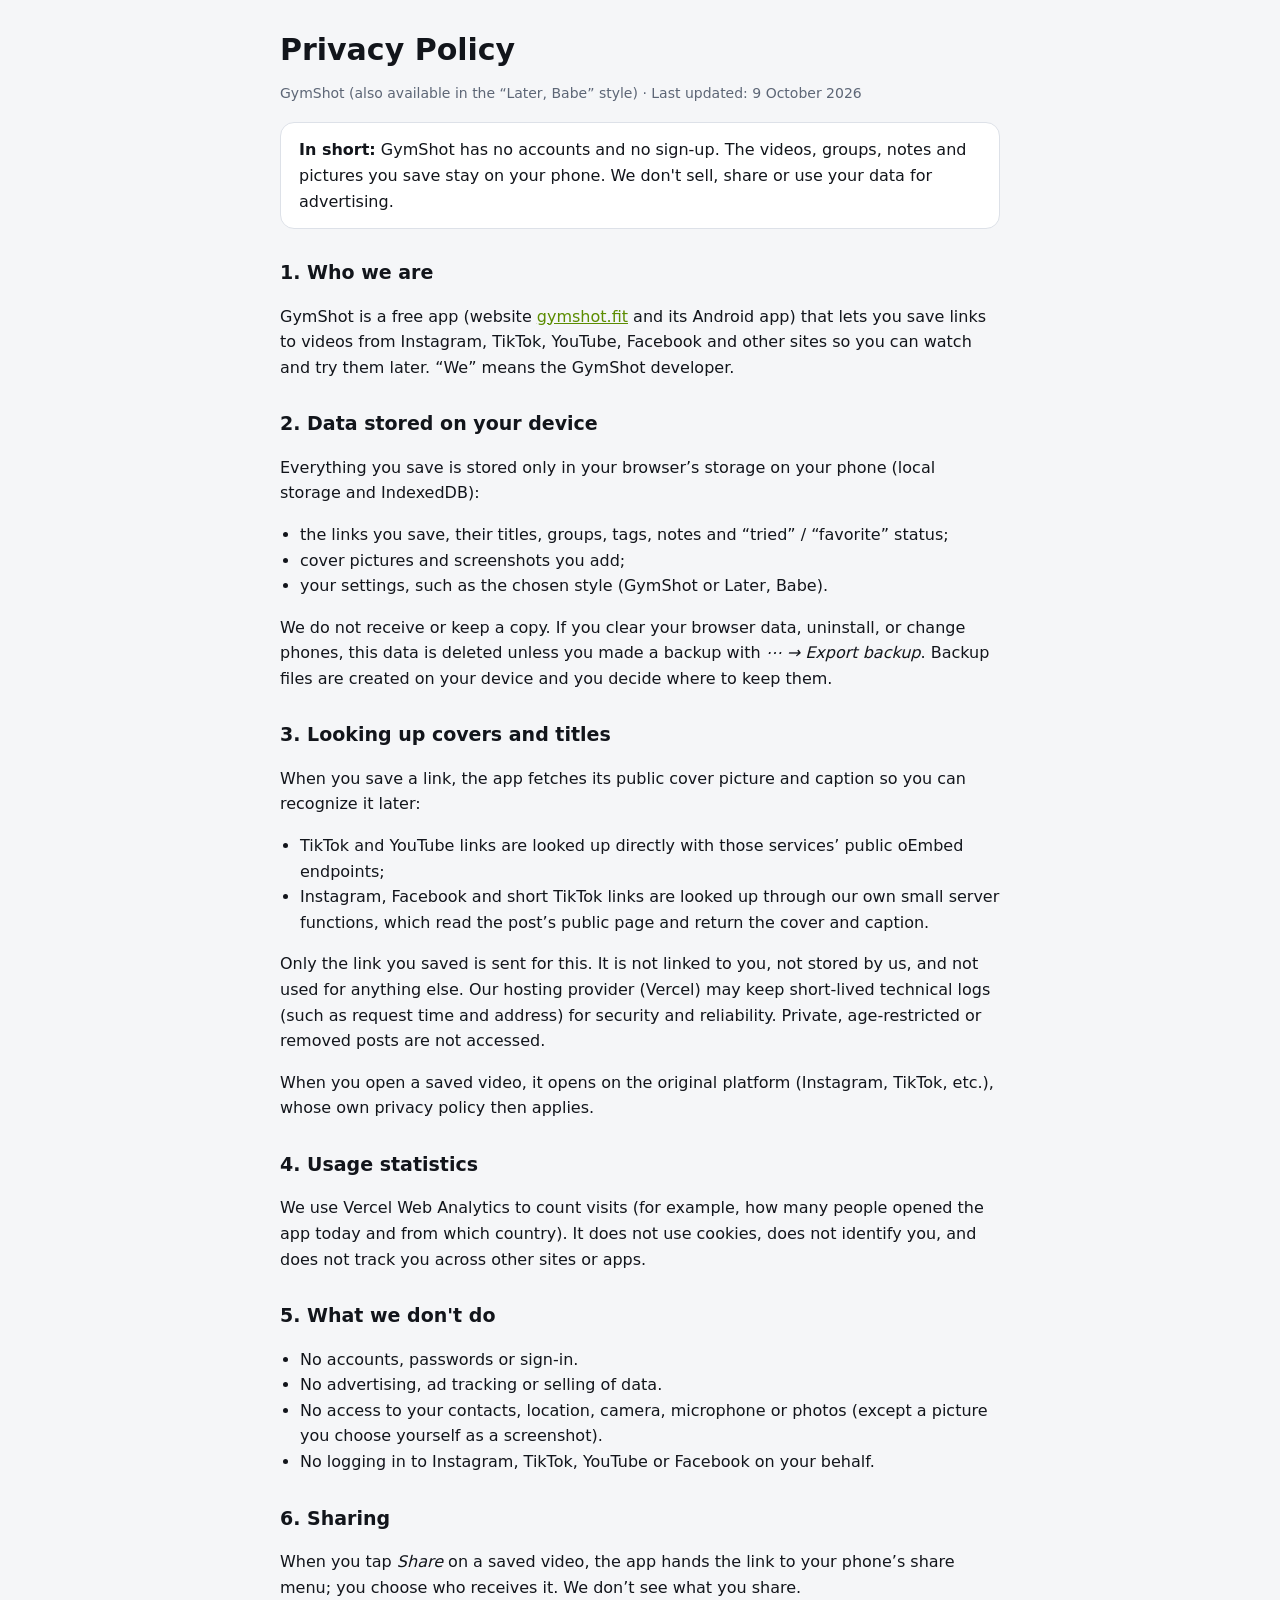
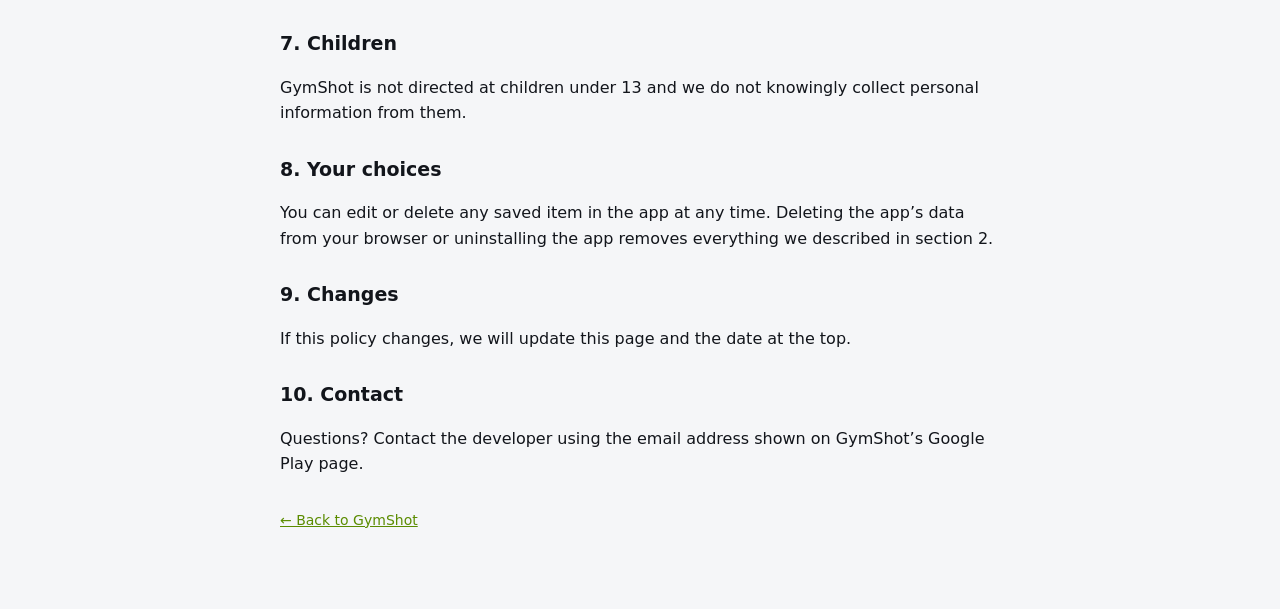
<file: privacy/index.html>
<!doctype html>
<html lang="en">
<head>
  <meta charset="utf-8">
  <meta name="viewport" content="width=device-width, initial-scale=1">
  <title>Privacy Policy · GymShot</title>
  <meta name="description" content="How GymShot (also shown as Later, Babe) handles your data.">
  <link rel="icon" href="../icons/gym-icon.svg" type="image/svg+xml">
  <style>
    :root { --bg: #f5f6f8; --fg: #12151b; --muted: #5d6676; --card: #fff; --line: #dde1e8; --accent: #5b8c00; color-scheme: light; }
    @media (prefers-color-scheme: dark) { :root { --bg: #0f1115; --fg: #f1f3f7; --muted: #9aa3b2; --card: #181b22; --line: #2b303c; --accent: #c6f432; color-scheme: dark; } }
    body { margin: 0; background: var(--bg); color: var(--fg); font: 16px/1.6 system-ui, -apple-system, "Segoe UI", Roboto, sans-serif; }
    main { max-width: 720px; margin: 0 auto; padding: 32px 18px 64px; }
    h1 { font-size: 30px; line-height: 1.2; margin: 0 0 4px; }
    h2 { font-size: 19px; margin: 28px 0 6px; }
    p, li { color: var(--fg); }
    .muted { color: var(--muted); font-size: 14px; }
    .card { background: var(--card); border: 1px solid var(--line); border-radius: 14px; padding: 14px 18px; margin-top: 18px; }
    a { color: var(--accent); }
    ul { padding-left: 20px; }
  </style>
</head>
<body>
<main>
  <h1>Privacy Policy</h1>
  <p class="muted">GymShot (also available in the “Later, Babe” style) · Last updated: 9 October 2026</p>

  <div class="card">
    <strong>In short:</strong> GymShot has no accounts and no sign-up. The videos, groups, notes and pictures you save
    stay on your phone. We don't sell, share or use your data for advertising.
  </div>

  <h2>1. Who we are</h2>
  <p>GymShot is a free app (website <a href="https://gymshot.fit">gymshot.fit</a> and its Android app) that lets you save links to videos
  from Instagram, TikTok, YouTube, Facebook and other sites so you can watch and try them later. “We” means the GymShot developer.</p>

  <h2>2. Data stored on your device</h2>
  <p>Everything you save is stored only in your browser’s storage on your phone (local storage and IndexedDB):</p>
  <ul>
    <li>the links you save, their titles, groups, tags, notes and “tried” / “favorite” status;</li>
    <li>cover pictures and screenshots you add;</li>
    <li>your settings, such as the chosen style (GymShot or Later, Babe).</li>
  </ul>
  <p>We do not receive or keep a copy. If you clear your browser data, uninstall, or change phones, this data is deleted
  unless you made a backup with <em>⋯ → Export backup</em>. Backup files are created on your device and you decide where to keep them.</p>

  <h2>3. Looking up covers and titles</h2>
  <p>When you save a link, the app fetches its public cover picture and caption so you can recognize it later:</p>
  <ul>
    <li>TikTok and YouTube links are looked up directly with those services’ public oEmbed endpoints;</li>
    <li>Instagram, Facebook and short TikTok links are looked up through our own small server functions, which read the post’s public page and return the cover and caption.</li>
  </ul>
  <p>Only the link you saved is sent for this. It is not linked to you, not stored by us, and not used for anything else.
  Our hosting provider (Vercel) may keep short-lived technical logs (such as request time and address) for security and reliability.
  Private, age-restricted or removed posts are not accessed.</p>
  <p>When you open a saved video, it opens on the original platform (Instagram, TikTok, etc.), whose own privacy policy then applies.</p>

  <h2>4. Usage statistics</h2>
  <p>We use Vercel Web Analytics to count visits (for example, how many people opened the app today and from which country).
  It does not use cookies, does not identify you, and does not track you across other sites or apps.</p>

  <h2>5. What we don't do</h2>
  <ul>
    <li>No accounts, passwords or sign-in.</li>
    <li>No advertising, ad tracking or selling of data.</li>
    <li>No access to your contacts, location, camera, microphone or photos (except a picture you choose yourself as a screenshot).</li>
    <li>No logging in to Instagram, TikTok, YouTube or Facebook on your behalf.</li>
  </ul>

  <h2>6. Sharing</h2>
  <p>When you tap <em>Share</em> on a saved video, the app hands the link to your phone’s share menu; you choose who receives it.
  We don’t see what you share.</p>

  <h2>7. Children</h2>
  <p>GymShot is not directed at children under 13 and we do not knowingly collect personal information from them.</p>

  <h2>8. Your choices</h2>
  <p>You can edit or delete any saved item in the app at any time. Deleting the app’s data from your browser or uninstalling the app removes everything we described in section 2.</p>

  <h2>9. Changes</h2>
  <p>If this policy changes, we will update this page and the date at the top.</p>

  <h2>10. Contact</h2>
  <p>Questions? Contact the developer using the email address shown on GymShot’s Google Play page.</p>

  <p class="muted" style="margin-top:32px"><a href="../">← Back to GymShot</a></p>
</main>
</body>
</html>
</file>
